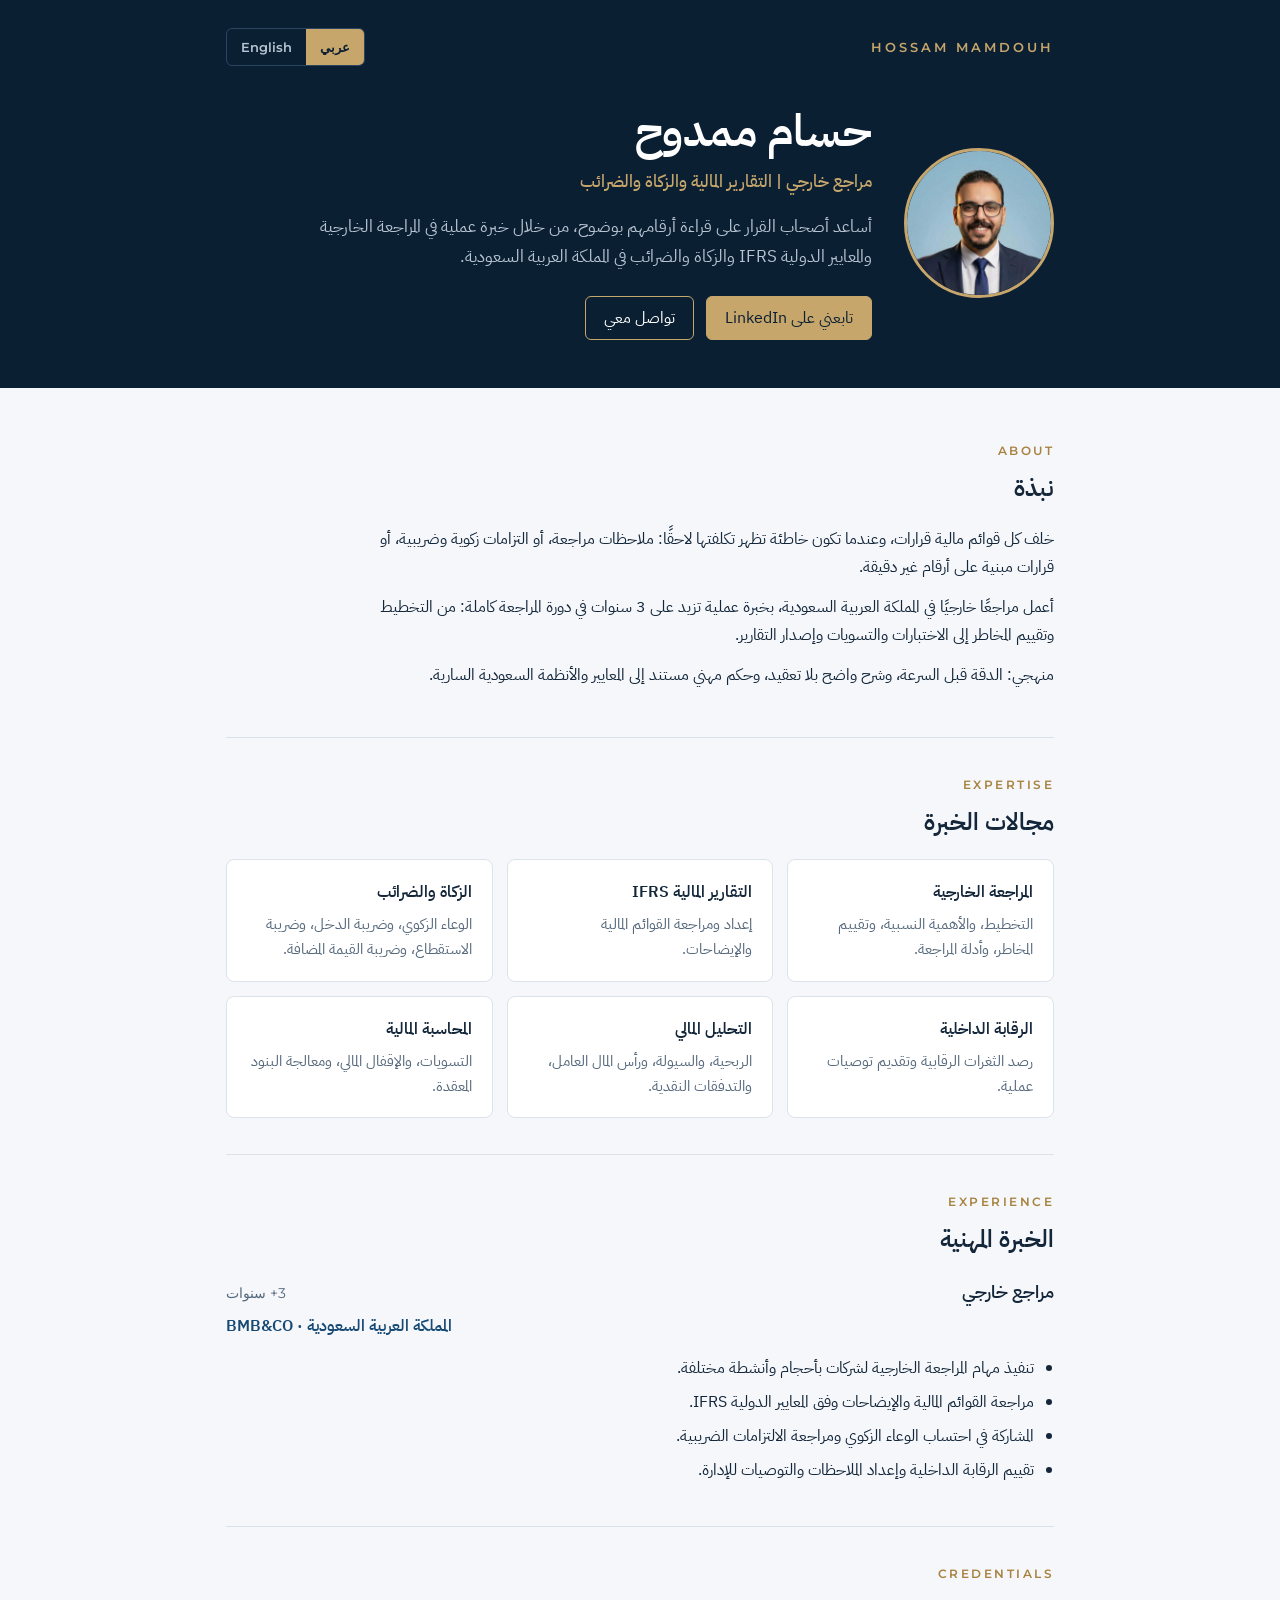
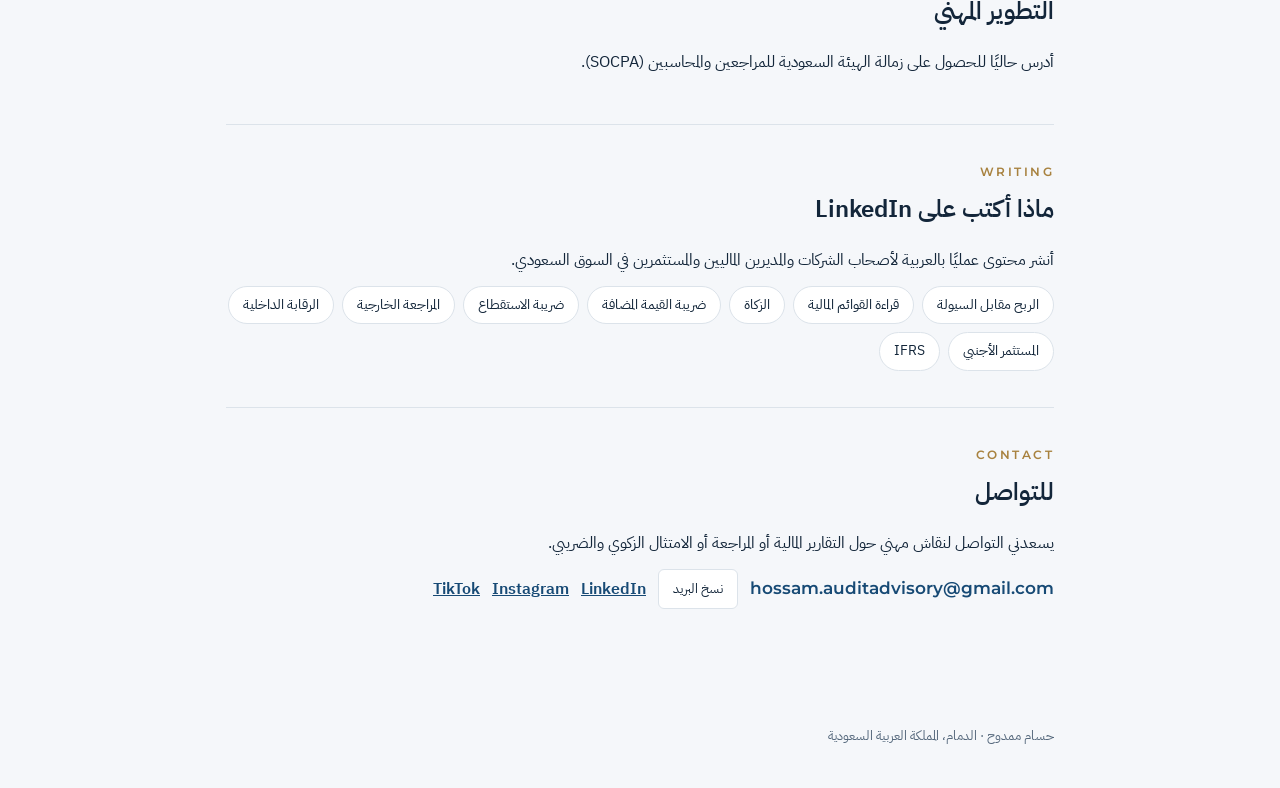
<file: index.html>
<!doctype html>
<html lang="ar" dir="rtl">
<head>
<meta charset="utf-8">
<meta name="viewport" content="width=device-width, initial-scale=1, viewport-fit=cover">
<title>Hossam Mamdouh | External Auditor | Financial Reporting</title>
<meta name="description" content="Hossam Mamdouh, External Auditor in Saudi Arabia. External audit, IFRS financial reporting, zakat and tax, internal controls and financial analysis.">
<meta name="author" content="Hossam Mamdouh">
<meta name="robots" content="index, follow">
<meta name="theme-color" content="#0B1F33">
<meta name="color-scheme" content="light dark">
<link rel="canonical" href="https://acchm2020-ctrl.github.io/hossammamdouh/">

<!-- Open Graph (LinkedIn, WhatsApp, Facebook) -->
<meta property="og:type" content="profile">
<meta property="og:site_name" content="Hossam Mamdouh">
<meta property="og:title" content="Hossam Mamdouh | External Auditor">
<meta property="og:description" content="Hossam Mamdouh, External Auditor in Saudi Arabia. External audit, IFRS financial reporting, zakat and tax, internal controls and financial analysis.">
<meta property="og:url" content="https://acchm2020-ctrl.github.io/hossammamdouh/">
<meta property="og:image" content="https://acchm2020-ctrl.github.io/hossammamdouh/og-image.jpg">
<meta property="og:image:width" content="1200">
<meta property="og:image:height" content="630">
<meta property="og:image:alt" content="Hossam Mamdouh, External Auditor | Financial Reporting">
<meta property="og:locale" content="ar_SA">
<meta property="og:locale:alternate" content="en_US">
<meta property="profile:first_name" content="Hossam">
<meta property="profile:last_name" content="Mamdouh">

<!-- Twitter / X -->
<meta name="twitter:card" content="summary_large_image">
<meta name="twitter:title" content="Hossam Mamdouh | External Auditor">
<meta name="twitter:description" content="حسام ممدوح، مراجع خارجي في المملكة العربية السعودية: المراجعة الخارجية، التقارير المالية وفق IFRS، الزكاة والضرائب.">
<meta name="twitter:image" content="https://acchm2020-ctrl.github.io/hossammamdouh/og-image.jpg">

<link rel="icon" href="favicon.svg" type="image/svg+xml">
<link rel="icon" href="favicon-32.png" sizes="32x32" type="image/png">
<link rel="apple-touch-icon" href="apple-touch-icon.png">
<link rel="preload" href="ibm-plex-sans-arabic-arabic-400-normal.woff2" as="font" type="font/woff2" crossorigin>
<link rel="preload" href="montserrat-latin-600-normal.woff2" as="font" type="font/woff2" crossorigin>
<link rel="stylesheet" href="style.css">
<script type="application/ld+json">
{
  "@context": "https://schema.org",
  "@type": "Person",
  "name": "Hossam Mamdouh",
  "alternateName": "حسام ممدوح",
  "jobTitle": "External Auditor",
  "url": "https://acchm2020-ctrl.github.io/hossammamdouh/",
  "image": "https://acchm2020-ctrl.github.io/hossammamdouh/hossam-mamdouh.jpg",
  "email": "mailto:hossam.auditadvisory@gmail.com",
  "address": {"@type": "PostalAddress", "addressLocality": "Dammam", "addressCountry": "SA"},
  "knowsAbout": ["External Audit", "IFRS", "Financial Reporting", "Zakat", "VAT", "Income Tax", "Internal Controls", "Financial Analysis"],
  "sameAs": ["https://www.linkedin.com/in/hossam-mamdouh-6b0bb723a/"]
}
</script>
</head>
<body>
<div class="site" id="site" data-lang="ar" dir="rtl">
<header class="band">
  <div class="wrap">
    <div class="bar">
      <span class="mark">HOSSAM MAMDOUH</span>
      <div class="lang" role="group" aria-label="Language">
        <button type="button" id="btn-ar" aria-pressed="true">عربي</button>
        <button type="button" id="btn-en" aria-pressed="false">English</button>
      </div>
    </div>
    <div class="hero">
      <img src="hossam-mamdouh.jpg" width="600" height="600" alt="Hossam Mamdouh, External Auditor" fetchpriority="high">
      <div class="hero-text">
        <h1 class="ar">حسام ممدوح</h1>
        <h1 class="en">Hossam Mamdouh</h1>
        <p class="role ar">مراجع خارجي | التقارير المالية والزكاة والضرائب</p>
        <p class="role en">EXTERNAL AUDITOR | FINANCIAL REPORTING</p>
        <p class="lead ar">أساعد أصحاب القرار على قراءة أرقامهم بوضوح، من خلال خبرة عملية في المراجعة الخارجية والمعايير الدولية IFRS والزكاة والضرائب في المملكة العربية السعودية.</p>
        <p class="lead en">I help decision-makers read their numbers clearly, drawing on hands-on experience in external audit, IFRS reporting, and zakat and tax in Saudi Arabia.</p>
        <div class="actions">
          <a class="btn primary" href="https://www.linkedin.com/in/hossam-mamdouh-6b0bb723a/" target="_blank" rel="noopener"><span class="ar">تابعني على LinkedIn</span><span class="en">Follow on LinkedIn</span></a>
          <a class="btn ghost" href="#contact"><span class="ar">تواصل معي</span><span class="en">Get in touch</span></a>
        </div>
      </div>
    </div>
  </div>
</header>

<main>
<div class="wrap">

<section aria-labelledby="about-h">
  <p class="label">About</p>
  <h2 id="about-h"><span class="ar">نبذة</span><span class="en">About</span></h2>
  <div class="ar">
    <p>خلف كل قوائم مالية قرارات، وعندما تكون خاطئة تظهر تكلفتها لاحقًا: ملاحظات مراجعة، أو التزامات زكوية وضريبية، أو قرارات مبنية على أرقام غير دقيقة.</p>
    <p>أعمل مراجعًا خارجيًا في المملكة العربية السعودية، بخبرة عملية تزيد على 3 سنوات في دورة المراجعة كاملة: من التخطيط وتقييم المخاطر إلى الاختبارات والتسويات وإصدار التقارير.</p>
    <p>منهجي: الدقة قبل السرعة، وشرح واضح بلا تعقيد، وحكم مهني مستند إلى المعايير والأنظمة السعودية السارية.</p>
  </div>
  <div class="en">
    <p>Behind every set of financial statements are decisions. When they are wrong, the cost shows up later as audit findings, tax exposure, or decisions built on the wrong numbers.</p>
    <p>I am an External Auditor in Saudi Arabia with 3+ years of hands-on experience across the full audit cycle, from planning and risk assessment to testing, adjustments, and reporting.</p>
    <p>My approach: accuracy before speed, clear explanations without jargon, and professional judgment grounded in the standards and current Saudi regulations.</p>
  </div>
</section>

<section aria-labelledby="exp-h">
  <p class="label">Expertise</p>
  <h2 id="exp-h"><span class="ar">مجالات الخبرة</span><span class="en">Areas of expertise</span></h2>
  <div class="grid">
    <div class="area"><h3><span class="ar">المراجعة الخارجية</span><span class="en">External Audit</span></h3><p><span class="ar">التخطيط، والأهمية النسبية، وتقييم المخاطر، وأدلة المراجعة.</span><span class="en">Planning, materiality, risk assessment, and audit evidence.</span></p></div>
    <div class="area"><h3><span class="ar">التقارير المالية <span class="ltr">IFRS</span></span><span class="en">Financial Reporting (IFRS)</span></h3><p><span class="ar">إعداد ومراجعة القوائم المالية والإيضاحات.</span><span class="en">Preparing and reviewing financial statements and notes.</span></p></div>
    <div class="area"><h3><span class="ar">الزكاة والضرائب</span><span class="en">Zakat &amp; Tax</span></h3><p><span class="ar">الوعاء الزكوي، وضريبة الدخل، وضريبة الاستقطاع، وضريبة القيمة المضافة.</span><span class="en">Zakat base, income tax, withholding tax, and VAT.</span></p></div>
    <div class="area"><h3><span class="ar">الرقابة الداخلية</span><span class="en">Internal Controls</span></h3><p><span class="ar">رصد الثغرات الرقابية وتقديم توصيات عملية.</span><span class="en">Identifying control gaps and practical recommendations.</span></p></div>
    <div class="area"><h3><span class="ar">التحليل المالي</span><span class="en">Financial Analysis</span></h3><p><span class="ar">الربحية، والسيولة، ورأس المال العامل، والتدفقات النقدية.</span><span class="en">Profitability, liquidity, working capital, and cash flow.</span></p></div>
    <div class="area"><h3><span class="ar">المحاسبة المالية</span><span class="en">Financial Accounting</span></h3><p><span class="ar">التسويات، والإقفال المالي، ومعالجة البنود المعقدة.</span><span class="en">Reconciliations, period-end close, and complex items.</span></p></div>
  </div>
</section>

<section aria-labelledby="job-h">
  <p class="label">Experience</p>
  <h2 id="job-h"><span class="ar">الخبرة المهنية</span><span class="en">Experience</span></h2>
  <div class="job">
    <h3><span class="ar">مراجع خارجي</span><span class="en">External Auditor</span></h3>
    <span class="when"><span class="ar">3+ سنوات</span><span class="en">3+ years</span></span>
    <span class="org ltr">BMB&amp;CO · <span class="ar">المملكة العربية السعودية</span><span class="en">Saudi Arabia</span></span>
  </div>
  <ul class="plain ar">
    <li>تنفيذ مهام المراجعة الخارجية لشركات بأحجام وأنشطة مختلفة.</li>
    <li>مراجعة القوائم المالية والإيضاحات وفق المعايير الدولية IFRS.</li>
    <li>المشاركة في احتساب الوعاء الزكوي ومراجعة الالتزامات الضريبية.</li>
    <li>تقييم الرقابة الداخلية وإعداد الملاحظات والتوصيات للإدارة.</li>
  </ul>
  <ul class="plain en">
    <li>Performing external audit engagements for companies of different sizes and activities.</li>
    <li>Reviewing financial statements and notes under IFRS.</li>
    <li>Contributing to zakat base computations and tax compliance reviews.</li>
    <li>Assessing internal controls and drafting management recommendations.</li>
  </ul>
</section>

<section aria-labelledby="cred-h">
  <p class="label">Credentials</p>
  <h2 id="cred-h"><span class="ar">التطوير المهني</span><span class="en">Professional development</span></h2>
  <p class="ar">أدرس حاليًا للحصول على زمالة الهيئة السعودية للمراجعين والمحاسبين <span class="ltr">(SOCPA)</span>.</p>
  <p class="en">Currently pursuing the SOCPA Fellowship (Saudi Organization for Chartered and Professional Accountants).</p>
</section>

<section aria-labelledby="write-h">
  <p class="label">Writing</p>
  <h2 id="write-h"><span class="ar">ماذا أكتب على LinkedIn</span><span class="en">What I write about on LinkedIn</span></h2>
  <p class="ar">أنشر محتوى عمليًا بالعربية لأصحاب الشركات والمديرين الماليين والمستثمرين في السوق السعودي.</p>
  <p class="en">I share practical content, mostly in Arabic, for business owners, finance leaders, and investors in Saudi Arabia.</p>
  <ul class="topics ar">
    <li>الربح مقابل السيولة</li><li>قراءة القوائم المالية</li><li>الزكاة</li><li>ضريبة القيمة المضافة</li><li>ضريبة الاستقطاع</li><li>المراجعة الخارجية</li><li>الرقابة الداخلية</li><li>المستثمر الأجنبي</li><li>IFRS</li>
  </ul>
  <ul class="topics en">
    <li>Profit vs. cash</li><li>Reading financial statements</li><li>Zakat</li><li>VAT</li><li>Withholding tax</li><li>External audit</li><li>Internal controls</li><li>Foreign investors</li><li>IFRS</li>
  </ul>
</section>

<section id="contact" aria-labelledby="contact-h">
  <p class="label">Contact</p>
  <h2 id="contact-h"><span class="ar">للتواصل</span><span class="en">Get in touch</span></h2>
  <p class="ar">يسعدني التواصل لنقاش مهني حول التقارير المالية أو المراجعة أو الامتثال الزكوي والضريبي.</p>
  <p class="en">I am happy to connect for a professional conversation about financial reporting, audit, or zakat and tax compliance.</p>
  <div class="contact">
    <a class="email" id="email" href="mailto:hossam.auditadvisory@gmail.com">hossam.auditadvisory@gmail.com</a>
    <button type="button" class="copy" id="copy"><span class="ar">نسخ البريد</span><span class="en">Copy email</span></button>
    <a href="https://www.linkedin.com/in/hossam-mamdouh-6b0bb723a/" target="_blank" rel="noopener">LinkedIn</a>
         <a href="https://www.instagram.com/hossam_mamdouh10/" target="_blank" rel="noopener">Instagram</a>
       <a href="https://www.tiktok.com/@hossammamdouh555" target="_blank" rel="noopener">TikTok</a>
  </div>
</section>

</div>
</main>
<footer><div class="wrap"><span class="ar">حسام ممدوح · الدمام، المملكة العربية السعودية</span><span class="en">Hossam Mamdouh · Dammam, Saudi Arabia</span></div></footer>
</div>
<script src="main.js" defer></script>
</body>
</html>
</file>
<file: style.css>
/* Hossam Mamdouh — portfolio styles */
@font-face{font-family:'Montserrat';font-style:normal;font-weight:400;font-display:swap;src:url('montserrat-latin-400-normal.woff2') format('woff2');unicode-range:U+0000-00FF,U+0131,U+0152-0153,U+02BB-02BC,U+02C6,U+02DA,U+02DC,U+0304,U+0308,U+0329,U+2000-206F,U+2074,U+20AC,U+2122,U+2191,U+2193,U+2212,U+2215,U+FEFF,U+FFFD}
@font-face{font-family:'IBM Plex Sans Arabic';font-style:normal;font-weight:400;font-display:swap;src:url('ibm-plex-sans-arabic-arabic-400-normal.woff2') format('woff2');unicode-range:U+0600-06FF,U+0750-077F,U+0870-088E,U+0890-0891,U+0898-08E1,U+08E3-08FF,U+200C-200E,U+2010-2011,U+204F,U+2E41,U+FB50-FDFF,U+FE70-FE74,U+FE76-FEFC,U+102E0-102FB,U+10E60-10E7E,U+10EFD-10EFF,U+1EE00-1EE03,U+1EE05-1EE1F,U+1EE21-1EE22,U+1EE24,U+1EE27,U+1EE29-1EE32,U+1EE34-1EE37,U+1EE39,U+1EE3B,U+1EE42,U+1EE47,U+1EE49,U+1EE4B,U+1EE4D-1EE4F,U+1EE51-1EE52,U+1EE54,U+1EE57,U+1EE59,U+1EE5B,U+1EE5D,U+1EE5F,U+1EE61-1EE62,U+1EE64,U+1EE67-1EE6A,U+1EE6C-1EE72,U+1EE74-1EE77,U+1EE79-1EE7C,U+1EE7E,U+1EE80-1EE89,U+1EE8B-1EE9B,U+1EEA1-1EEA3,U+1EEA5-1EEA9,U+1EEAB-1EEBB,U+1EEF0-1EEF1}
@font-face{font-family:'IBM Plex Sans Arabic';font-style:normal;font-weight:400;font-display:swap;src:url('ibm-plex-sans-arabic-latin-400-normal.woff2') format('woff2');unicode-range:U+0000-00FF,U+0131,U+0152-0153,U+02BB-02BC,U+02C6,U+02DA,U+02DC,U+0304,U+0308,U+0329,U+2000-206F,U+2074,U+20AC,U+2122,U+2191,U+2193,U+2212,U+2215,U+FEFF,U+FFFD}
@font-face{font-family:'Montserrat';font-style:normal;font-weight:500;font-display:swap;src:url('montserrat-latin-500-normal.woff2') format('woff2');unicode-range:U+0000-00FF,U+0131,U+0152-0153,U+02BB-02BC,U+02C6,U+02DA,U+02DC,U+0304,U+0308,U+0329,U+2000-206F,U+2074,U+20AC,U+2122,U+2191,U+2193,U+2212,U+2215,U+FEFF,U+FFFD}
@font-face{font-family:'IBM Plex Sans Arabic';font-style:normal;font-weight:500;font-display:swap;src:url('ibm-plex-sans-arabic-arabic-500-normal.woff2') format('woff2');unicode-range:U+0600-06FF,U+0750-077F,U+0870-088E,U+0890-0891,U+0898-08E1,U+08E3-08FF,U+200C-200E,U+2010-2011,U+204F,U+2E41,U+FB50-FDFF,U+FE70-FE74,U+FE76-FEFC,U+102E0-102FB,U+10E60-10E7E,U+10EFD-10EFF,U+1EE00-1EE03,U+1EE05-1EE1F,U+1EE21-1EE22,U+1EE24,U+1EE27,U+1EE29-1EE32,U+1EE34-1EE37,U+1EE39,U+1EE3B,U+1EE42,U+1EE47,U+1EE49,U+1EE4B,U+1EE4D-1EE4F,U+1EE51-1EE52,U+1EE54,U+1EE57,U+1EE59,U+1EE5B,U+1EE5D,U+1EE5F,U+1EE61-1EE62,U+1EE64,U+1EE67-1EE6A,U+1EE6C-1EE72,U+1EE74-1EE77,U+1EE79-1EE7C,U+1EE7E,U+1EE80-1EE89,U+1EE8B-1EE9B,U+1EEA1-1EEA3,U+1EEA5-1EEA9,U+1EEAB-1EEBB,U+1EEF0-1EEF1}
@font-face{font-family:'IBM Plex Sans Arabic';font-style:normal;font-weight:500;font-display:swap;src:url('ibm-plex-sans-arabic-latin-500-normal.woff2') format('woff2');unicode-range:U+0000-00FF,U+0131,U+0152-0153,U+02BB-02BC,U+02C6,U+02DA,U+02DC,U+0304,U+0308,U+0329,U+2000-206F,U+2074,U+20AC,U+2122,U+2191,U+2193,U+2212,U+2215,U+FEFF,U+FFFD}
@font-face{font-family:'Montserrat';font-style:normal;font-weight:600;font-display:swap;src:url('montserrat-latin-600-normal.woff2') format('woff2');unicode-range:U+0000-00FF,U+0131,U+0152-0153,U+02BB-02BC,U+02C6,U+02DA,U+02DC,U+0304,U+0308,U+0329,U+2000-206F,U+2074,U+20AC,U+2122,U+2191,U+2193,U+2212,U+2215,U+FEFF,U+FFFD}
@font-face{font-family:'IBM Plex Sans Arabic';font-style:normal;font-weight:600;font-display:swap;src:url('ibm-plex-sans-arabic-arabic-600-normal.woff2') format('woff2');unicode-range:U+0600-06FF,U+0750-077F,U+0870-088E,U+0890-0891,U+0898-08E1,U+08E3-08FF,U+200C-200E,U+2010-2011,U+204F,U+2E41,U+FB50-FDFF,U+FE70-FE74,U+FE76-FEFC,U+102E0-102FB,U+10E60-10E7E,U+10EFD-10EFF,U+1EE00-1EE03,U+1EE05-1EE1F,U+1EE21-1EE22,U+1EE24,U+1EE27,U+1EE29-1EE32,U+1EE34-1EE37,U+1EE39,U+1EE3B,U+1EE42,U+1EE47,U+1EE49,U+1EE4B,U+1EE4D-1EE4F,U+1EE51-1EE52,U+1EE54,U+1EE57,U+1EE59,U+1EE5B,U+1EE5D,U+1EE5F,U+1EE61-1EE62,U+1EE64,U+1EE67-1EE6A,U+1EE6C-1EE72,U+1EE74-1EE77,U+1EE79-1EE7C,U+1EE7E,U+1EE80-1EE89,U+1EE8B-1EE9B,U+1EEA1-1EEA3,U+1EEA5-1EEA9,U+1EEAB-1EEBB,U+1EEF0-1EEF1}
@font-face{font-family:'IBM Plex Sans Arabic';font-style:normal;font-weight:600;font-display:swap;src:url('ibm-plex-sans-arabic-latin-600-normal.woff2') format('woff2');unicode-range:U+0000-00FF,U+0131,U+0152-0153,U+02BB-02BC,U+02C6,U+02DA,U+02DC,U+0304,U+0308,U+0329,U+2000-206F,U+2074,U+20AC,U+2122,U+2191,U+2193,U+2212,U+2215,U+FEFF,U+FFFD}

/* Base reset (replaces the Artifact host's built-in reset) */
*,*::before,*::after{box-sizing:border-box}
html{-webkit-text-size-adjust:100%;text-size-adjust:100%;scroll-behavior:smooth}
:root{padding-top:env(safe-area-inset-top,0px);padding-bottom:env(safe-area-inset-bottom,0px)}
body{margin:0}
img{max-width:100%;height:auto;display:block}
[hidden]{display:none!important}
.email{color:var(--fg);text-decoration:none}
.email:hover{text-decoration:underline}
.email:focus-visible{outline:2px solid var(--gold);outline-offset:2px}
@media (prefers-reduced-motion:reduce){html{scroll-behavior:auto}}

/* Layout: a navy masthead band with photo and name, then a single reading column of short sections on a cool paper ground; gold used only for rules and labels. */
:root{
  --navy:#0B1F33; --royal:#174A75; --gold:#A8823F; --gold-soft:#C6A66B;
  --bg:#F5F7FA; --surface:#FFFFFF; --fg:#13263A; --muted:#55687C; --line:#DCE3EA;
  --band:#0B1F33; --band-fg:#FFFFFF; --band-muted:#B7C4D2;
  --f-en:'Montserrat', 'Helvetica Neue', Arial, sans-serif;
  --f-ar:'IBM Plex Sans Arabic', 'Segoe UI', Tahoma, sans-serif;
}
@media (prefers-color-scheme: dark){:root:not([data-theme="light"]){
  --bg:#09141F; --surface:#0F1E2E; --fg:#E7ECF2; --muted:#9AAABB; --line:#22364C;
  --gold:#C6A66B; --band:#07111B; --band-muted:#A3B2C2; color-scheme:dark }}
:root[data-theme="dark"]{
  --bg:#09141F; --surface:#0F1E2E; --fg:#E7ECF2; --muted:#9AAABB; --line:#22364C;
  --gold:#C6A66B; --band:#07111B; --band-muted:#A3B2C2; color-scheme:dark }
body{background:var(--bg); color:var(--fg); font-family:var(--f-ar); font-size:16px; line-height:1.75}
.site[data-lang="en"]{font-family:var(--f-en); line-height:1.65}
.site[data-lang="ar"] .en, .site[data-lang="en"] .ar{display:none}
.wrap{max-width:860px; margin:0 auto; padding-left:max(16px, env(safe-area-inset-left, 0px)); padding-right:max(16px, env(safe-area-inset-right, 0px))}

.band{background:var(--band); color:var(--band-fg)}
.band .wrap{padding-block:28px 48px}
.bar{display:flex; justify-content:space-between; align-items:center; gap:12px; margin-bottom:40px}
.mark{font-family:var(--f-en); font-size:13px; letter-spacing:3px; font-weight:600; color:var(--gold-soft)}
.lang{display:flex; border:1px solid #2B4560; border-radius:6px; overflow:hidden}
.lang button{background:transparent; color:var(--band-muted); border:0; font:600 13px var(--f-en); padding:8px 14px; cursor:pointer; min-height:36px}
.lang button[aria-pressed="true"]{background:var(--gold-soft); color:#0B1F33}
.lang button:focus-visible, .btn:focus-visible{outline:2px solid var(--gold-soft); outline-offset:2px}
.hero{display:flex; gap:32px; align-items:center; flex-wrap:wrap}
.hero img{width:150px; height:150px; border-radius:50%; object-fit:cover; border:3px solid var(--gold-soft); flex:none}
.hero-text{flex:1 1 360px; min-width:0}
h1{margin:0; font-family:var(--f-en); font-size:clamp(30px, 5vw, 44px); font-weight:600; letter-spacing:2px; line-height:1.15; text-wrap:balance}
.site[data-lang="ar"] h1.ar{font-family:var(--f-ar); letter-spacing:0}
.role{margin:10px 0 0; font-size:15px; letter-spacing:2.5px; color:var(--gold-soft); font-family:var(--f-en); font-weight:500}
.site[data-lang="ar"] .role.ar{font-family:var(--f-ar); letter-spacing:0; font-size:17px}
.lead{margin:16px 0 0; color:var(--band-muted); font-size:17px; max-width:56ch}
.actions{display:flex; gap:12px; flex-wrap:wrap; margin-top:24px}
.btn{display:inline-flex; align-items:center; gap:8px; min-height:44px; padding:0 18px; border-radius:6px; font:600 14px inherit; font-family:inherit; text-decoration:none; cursor:pointer; border:1px solid var(--gold-soft)}
.btn.primary{background:var(--gold-soft); color:#0B1F33}
.btn.ghost{background:transparent; color:var(--band-fg)}

main .wrap{padding-block:16px 56px}
section{padding-block:36px; border-bottom:1px solid var(--line)}
section:last-child{border-bottom:0}
.label{font-family:var(--f-en); font-size:12px; font-weight:600; letter-spacing:2.5px; text-transform:uppercase; color:var(--gold); margin:0 0 6px}
h2{margin:0 0 16px; font-size:24px; font-weight:600; text-wrap:balance}
p{margin:0 0 12px; max-width:68ch}
.grid{display:grid; grid-template-columns:repeat(auto-fit, minmax(240px, 1fr)); gap:14px}
.area{background:var(--surface); border:1px solid var(--line); border-radius:8px; padding:18px 20px; min-width:0}
.area h3{margin:0 0 6px; font-size:16px; font-weight:600}
.area p{margin:0; font-size:14.5px; color:var(--muted)}
.job{display:grid; grid-template-columns:minmax(0,1fr) auto; gap:4px 16px; align-items:baseline}
.job h3{margin:0; font-size:18px; font-weight:600}
.job .when{color:var(--muted); font-size:14px; font-family:var(--f-en)}
.job .org{grid-column:1/-1; color:var(--royal); font-weight:600}
:root[data-theme="dark"] .job .org{color:#7FAEDB}
@media (prefers-color-scheme: dark){:root:not([data-theme="light"]) .job .org{color:#7FAEDB}}
ul.plain{margin:14px 0 0; padding-inline-start:20px}
ul.plain li{margin-bottom:6px}
.topics{display:flex; flex-wrap:wrap; gap:8px; padding:0; margin:0; list-style:none}
.topics li{border:1px solid var(--line); background:var(--surface); border-radius:999px; padding:6px 14px; font-size:14px}
.contact{display:flex; flex-wrap:wrap; gap:12px; align-items:center}
.email{font-family:var(--f-en); font-size:17px; font-weight:600; user-select:all; direction:ltr; unicode-bidi:isolate}
.copy{background:var(--surface); color:var(--fg); border:1px solid var(--line); border-radius:6px; min-height:40px; padding:0 14px; font:600 13px inherit; font-family:inherit; cursor:pointer}
.copy:focus-visible{outline:2px solid var(--gold); outline-offset:2px}
.contact a{color:var(--royal); font-weight:600}
:root[data-theme="dark"] .contact a{color:#7FAEDB}
@media (prefers-color-scheme: dark){:root:not([data-theme="light"]) .contact a{color:#7FAEDB}}
footer{color:var(--muted); font-size:13px; padding-block:24px 40px}
.ltr{direction:ltr; unicode-bidi:isolate}
@media (max-width:520px){ .hero img{width:112px; height:112px} .band .wrap{padding-block:20px 36px} .bar{margin-bottom:28px} }
</file>
